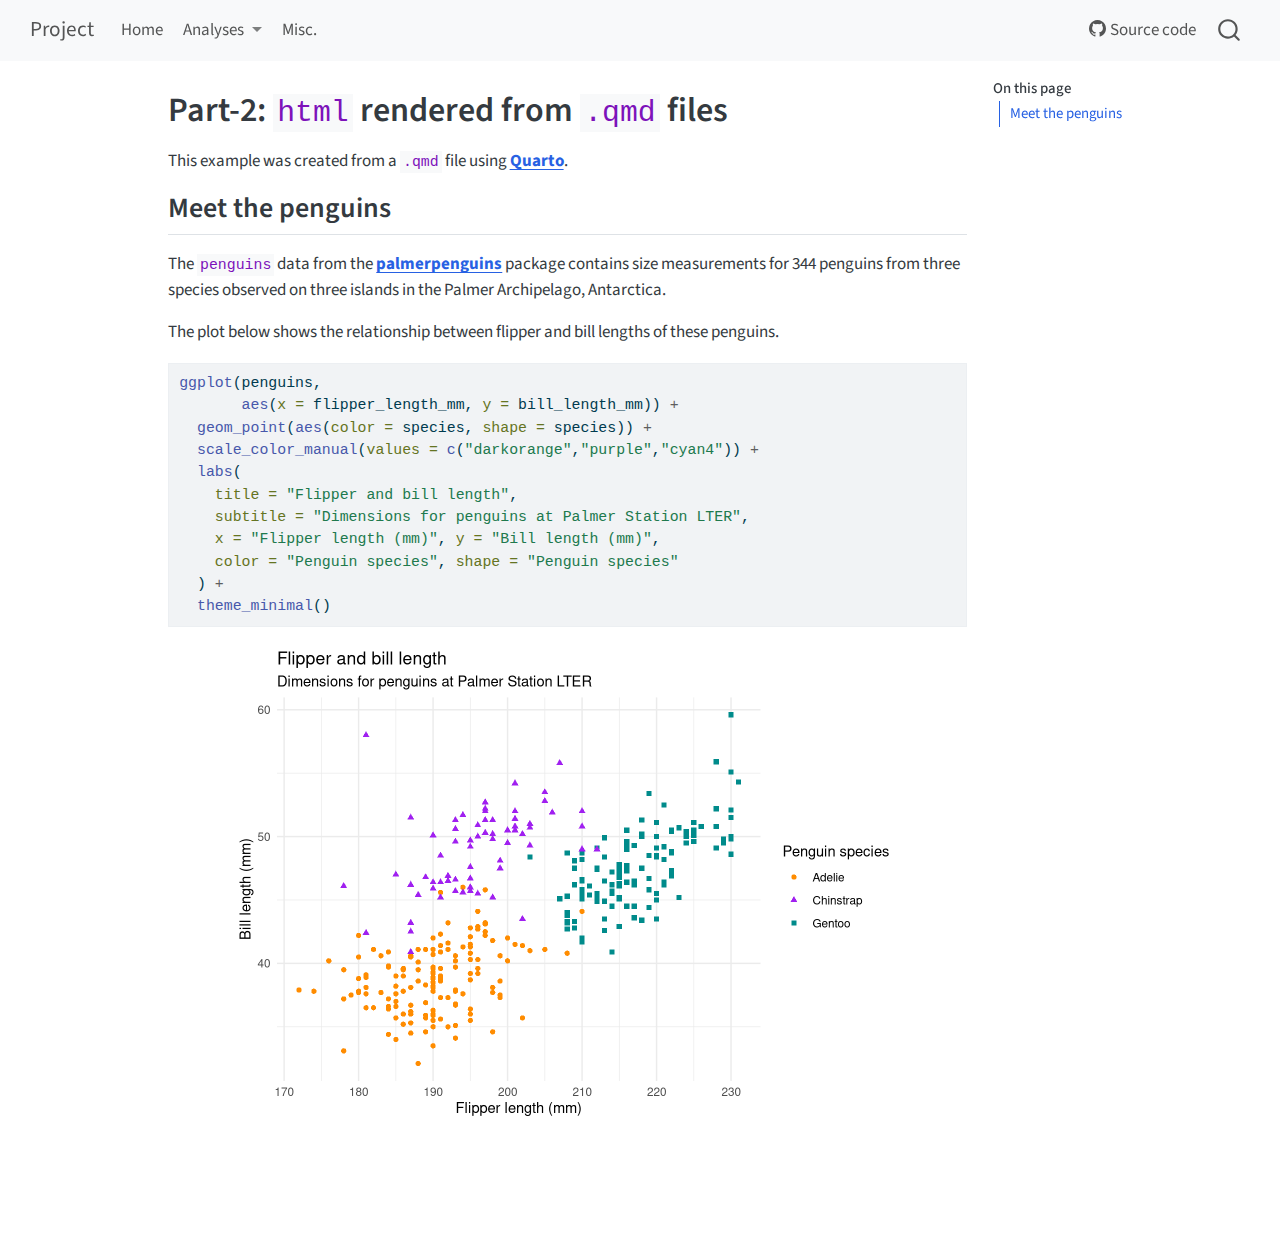
<file: docs/part-2.html>
<!DOCTYPE html>
<html xmlns="http://www.w3.org/1999/xhtml" lang="en" xml:lang="en"><head>

<meta charset="utf-8">
<meta name="generator" content="quarto-1.6.32">

<meta name="viewport" content="width=device-width, initial-scale=1.0, user-scalable=yes">


<title>Part-2: html rendered from .qmd files – Project</title>
<style>
code{white-space: pre-wrap;}
span.smallcaps{font-variant: small-caps;}
div.columns{display: flex; gap: min(4vw, 1.5em);}
div.column{flex: auto; overflow-x: auto;}
div.hanging-indent{margin-left: 1.5em; text-indent: -1.5em;}
ul.task-list{list-style: none;}
ul.task-list li input[type="checkbox"] {
  width: 0.8em;
  margin: 0 0.8em 0.2em -1em; /* quarto-specific, see https://github.com/quarto-dev/quarto-cli/issues/4556 */ 
  vertical-align: middle;
}
/* CSS for syntax highlighting */
pre > code.sourceCode { white-space: pre; position: relative; }
pre > code.sourceCode > span { line-height: 1.25; }
pre > code.sourceCode > span:empty { height: 1.2em; }
.sourceCode { overflow: visible; }
code.sourceCode > span { color: inherit; text-decoration: inherit; }
div.sourceCode { margin: 1em 0; }
pre.sourceCode { margin: 0; }
@media screen {
div.sourceCode { overflow: auto; }
}
@media print {
pre > code.sourceCode { white-space: pre-wrap; }
pre > code.sourceCode > span { display: inline-block; text-indent: -5em; padding-left: 5em; }
}
pre.numberSource code
  { counter-reset: source-line 0; }
pre.numberSource code > span
  { position: relative; left: -4em; counter-increment: source-line; }
pre.numberSource code > span > a:first-child::before
  { content: counter(source-line);
    position: relative; left: -1em; text-align: right; vertical-align: baseline;
    border: none; display: inline-block;
    -webkit-touch-callout: none; -webkit-user-select: none;
    -khtml-user-select: none; -moz-user-select: none;
    -ms-user-select: none; user-select: none;
    padding: 0 4px; width: 4em;
  }
pre.numberSource { margin-left: 3em;  padding-left: 4px; }
div.sourceCode
  {   }
@media screen {
pre > code.sourceCode > span > a:first-child::before { text-decoration: underline; }
}
</style>


<script src="site_libs/quarto-nav/quarto-nav.js"></script>
<script src="site_libs/quarto-nav/headroom.min.js"></script>
<script src="site_libs/clipboard/clipboard.min.js"></script>
<script src="site_libs/quarto-search/autocomplete.umd.js"></script>
<script src="site_libs/quarto-search/fuse.min.js"></script>
<script src="site_libs/quarto-search/quarto-search.js"></script>
<meta name="quarto:offset" content="./">
<script src="site_libs/quarto-html/quarto.js"></script>
<script src="site_libs/quarto-html/popper.min.js"></script>
<script src="site_libs/quarto-html/tippy.umd.min.js"></script>
<script src="site_libs/quarto-html/anchor.min.js"></script>
<link href="site_libs/quarto-html/tippy.css" rel="stylesheet">
<link href="site_libs/quarto-html/quarto-syntax-highlighting-2486e1f0a3ee9ee1fc393803a1361cdb.css" rel="stylesheet" id="quarto-text-highlighting-styles">
<script src="site_libs/bootstrap/bootstrap.min.js"></script>
<link href="site_libs/bootstrap/bootstrap-icons.css" rel="stylesheet">
<link href="site_libs/bootstrap/bootstrap-f0557ebf81c815cc960528f8e90a06c3.min.css" rel="stylesheet" append-hash="true" id="quarto-bootstrap" data-mode="light">
<script id="quarto-search-options" type="application/json">{
  "location": "navbar",
  "copy-button": false,
  "collapse-after": 3,
  "panel-placement": "end",
  "type": "overlay",
  "limit": 50,
  "keyboard-shortcut": [
    "f",
    "/",
    "s"
  ],
  "show-item-context": false,
  "language": {
    "search-no-results-text": "No results",
    "search-matching-documents-text": "matching documents",
    "search-copy-link-title": "Copy link to search",
    "search-hide-matches-text": "Hide additional matches",
    "search-more-match-text": "more match in this document",
    "search-more-matches-text": "more matches in this document",
    "search-clear-button-title": "Clear",
    "search-text-placeholder": "",
    "search-detached-cancel-button-title": "Cancel",
    "search-submit-button-title": "Submit",
    "search-label": "Search"
  }
}</script>


<link rel="stylesheet" href="styles.css">
</head>

<body class="nav-fixed">

<div id="quarto-search-results"></div>
  <header id="quarto-header" class="headroom fixed-top">
    <nav class="navbar navbar-expand-lg " data-bs-theme="dark">
      <div class="navbar-container container-fluid">
      <div class="navbar-brand-container mx-auto">
    <a class="navbar-brand" href="./index.html">
    <span class="navbar-title">Project</span>
    </a>
  </div>
            <div id="quarto-search" class="" title="Search"></div>
          <button class="navbar-toggler" type="button" data-bs-toggle="collapse" data-bs-target="#navbarCollapse" aria-controls="navbarCollapse" role="menu" aria-expanded="false" aria-label="Toggle navigation" onclick="if (window.quartoToggleHeadroom) { window.quartoToggleHeadroom(); }">
  <span class="navbar-toggler-icon"></span>
</button>
          <div class="collapse navbar-collapse" id="navbarCollapse">
            <ul class="navbar-nav navbar-nav-scroll me-auto">
  <li class="nav-item">
    <a class="nav-link" href="./index.html"> 
<span class="menu-text">Home</span></a>
  </li>  
  <li class="nav-item dropdown ">
    <a class="nav-link dropdown-toggle" href="#" id="nav-menu-analyses" role="link" data-bs-toggle="dropdown" aria-expanded="false">
 <span class="menu-text">Analyses</span>
    </a>
    <ul class="dropdown-menu" aria-labelledby="nav-menu-analyses">    
        <li>
    <a class="dropdown-item" href="./part-1.html">
 <span class="dropdown-text">Part-1: html from .Rmd</span></a>
  </li>  
        <li>
    <a class="dropdown-item" href="./part-2.html">
 <span class="dropdown-text">Part-2: html from .qmd</span></a>
  </li>  
        <li>
    <a class="dropdown-item" href="./part-3.html">
 <span class="dropdown-text">Part-3: html from .ipynb</span></a>
  </li>  
    </ul>
  </li>
  <li class="nav-item">
    <a class="nav-link" href="./misc.html"> 
<span class="menu-text">Misc.</span></a>
  </li>  
</ul>
            <ul class="navbar-nav navbar-nav-scroll ms-auto">
  <li class="nav-item">
    <a class="nav-link" href="https://github.com/chenh19/Quarto"> <i class="bi bi-github" role="img">
</i> 
<span class="menu-text">Source code</span></a>
  </li>  
</ul>
          </div> <!-- /navcollapse -->
            <div class="quarto-navbar-tools">
</div>
      </div> <!-- /container-fluid -->
    </nav>
</header>
<!-- content -->
<div id="quarto-content" class="quarto-container page-columns page-rows-contents page-layout-article page-navbar">
<!-- sidebar -->
<!-- margin-sidebar -->
    <div id="quarto-margin-sidebar" class="sidebar margin-sidebar">
        <nav id="TOC" role="doc-toc" class="toc-active">
    <h2 id="toc-title">On this page</h2>
   
  <ul>
  <li><a href="#meet-the-penguins" id="toc-meet-the-penguins" class="nav-link active" data-scroll-target="#meet-the-penguins">Meet the penguins</a></li>
  </ul>
</nav>
    </div>
<!-- main -->
<main class="content" id="quarto-document-content">

<header id="title-block-header" class="quarto-title-block default">
<div class="quarto-title">
<h1 class="title">Part-2: <code>html</code> rendered from <code>.qmd</code> files</h1>
</div>



<div class="quarto-title-meta">

    
  
    
  </div>
  


</header>


<p>This example was created from a <code>.qmd</code> file using <a href="https://quarto.org/"><strong>Quarto</strong></a>.</p>
<section id="meet-the-penguins" class="level2">
<h2 class="anchored" data-anchor-id="meet-the-penguins">Meet the penguins</h2>
<!-- ![](https://raw.githubusercontent.com/quarto-dev/quarto-web/main/docs/get-started/hello/rstudio/lter_penguins.png){fig-alt="Illustration of three species of Palmer Archipelago penguins: Chinstrap, Gentoo, and Adelie. Artwork by @allison_horst." fig-align="center" width="80%"} -->
<p>The <code>penguins</code> data from the <a href="https://allisonhorst.github.io/palmerpenguins" title="palmerpenguins R package"><strong>palmerpenguins</strong></a> package contains size measurements for 344 penguins from three species observed on three islands in the Palmer Archipelago, Antarctica.</p>
<p>The plot below shows the relationship between flipper and bill lengths of these penguins.</p>
<div class="cell" data-layout-align="center">
<div class="sourceCode cell-code" id="cb1"><pre class="sourceCode r code-with-copy"><code class="sourceCode r"><span id="cb1-1"><a href="#cb1-1" aria-hidden="true" tabindex="-1"></a><span class="fu">ggplot</span>(penguins, </span>
<span id="cb1-2"><a href="#cb1-2" aria-hidden="true" tabindex="-1"></a>       <span class="fu">aes</span>(<span class="at">x =</span> flipper_length_mm, <span class="at">y =</span> bill_length_mm)) <span class="sc">+</span></span>
<span id="cb1-3"><a href="#cb1-3" aria-hidden="true" tabindex="-1"></a>  <span class="fu">geom_point</span>(<span class="fu">aes</span>(<span class="at">color =</span> species, <span class="at">shape =</span> species)) <span class="sc">+</span></span>
<span id="cb1-4"><a href="#cb1-4" aria-hidden="true" tabindex="-1"></a>  <span class="fu">scale_color_manual</span>(<span class="at">values =</span> <span class="fu">c</span>(<span class="st">"darkorange"</span>,<span class="st">"purple"</span>,<span class="st">"cyan4"</span>)) <span class="sc">+</span></span>
<span id="cb1-5"><a href="#cb1-5" aria-hidden="true" tabindex="-1"></a>  <span class="fu">labs</span>(</span>
<span id="cb1-6"><a href="#cb1-6" aria-hidden="true" tabindex="-1"></a>    <span class="at">title =</span> <span class="st">"Flipper and bill length"</span>,</span>
<span id="cb1-7"><a href="#cb1-7" aria-hidden="true" tabindex="-1"></a>    <span class="at">subtitle =</span> <span class="st">"Dimensions for penguins at Palmer Station LTER"</span>,</span>
<span id="cb1-8"><a href="#cb1-8" aria-hidden="true" tabindex="-1"></a>    <span class="at">x =</span> <span class="st">"Flipper length (mm)"</span>, <span class="at">y =</span> <span class="st">"Bill length (mm)"</span>,</span>
<span id="cb1-9"><a href="#cb1-9" aria-hidden="true" tabindex="-1"></a>    <span class="at">color =</span> <span class="st">"Penguin species"</span>, <span class="at">shape =</span> <span class="st">"Penguin species"</span></span>
<span id="cb1-10"><a href="#cb1-10" aria-hidden="true" tabindex="-1"></a>  ) <span class="sc">+</span></span>
<span id="cb1-11"><a href="#cb1-11" aria-hidden="true" tabindex="-1"></a>  <span class="fu">theme_minimal</span>()</span></code><button title="Copy to Clipboard" class="code-copy-button"><i class="bi"></i></button></pre></div>
<div class="cell-output-display">
<div class="quarto-figure quarto-figure-center">
<figure class="figure">
<p><img src="part-2_files/figure-html/plot-penguins-1.png" class="img-fluid quarto-figure quarto-figure-center figure-img" width="672"></p>
</figure>
</div>
</div>
</div>


</section>

</main> <!-- /main -->
<script id="quarto-html-after-body" type="application/javascript">
window.document.addEventListener("DOMContentLoaded", function (event) {
  const toggleBodyColorMode = (bsSheetEl) => {
    const mode = bsSheetEl.getAttribute("data-mode");
    const bodyEl = window.document.querySelector("body");
    if (mode === "dark") {
      bodyEl.classList.add("quarto-dark");
      bodyEl.classList.remove("quarto-light");
    } else {
      bodyEl.classList.add("quarto-light");
      bodyEl.classList.remove("quarto-dark");
    }
  }
  const toggleBodyColorPrimary = () => {
    const bsSheetEl = window.document.querySelector("link#quarto-bootstrap");
    if (bsSheetEl) {
      toggleBodyColorMode(bsSheetEl);
    }
  }
  toggleBodyColorPrimary();  
  const icon = "";
  const anchorJS = new window.AnchorJS();
  anchorJS.options = {
    placement: 'right',
    icon: icon
  };
  anchorJS.add('.anchored');
  const isCodeAnnotation = (el) => {
    for (const clz of el.classList) {
      if (clz.startsWith('code-annotation-')) {                     
        return true;
      }
    }
    return false;
  }
  const onCopySuccess = function(e) {
    // button target
    const button = e.trigger;
    // don't keep focus
    button.blur();
    // flash "checked"
    button.classList.add('code-copy-button-checked');
    var currentTitle = button.getAttribute("title");
    button.setAttribute("title", "Copied!");
    let tooltip;
    if (window.bootstrap) {
      button.setAttribute("data-bs-toggle", "tooltip");
      button.setAttribute("data-bs-placement", "left");
      button.setAttribute("data-bs-title", "Copied!");
      tooltip = new bootstrap.Tooltip(button, 
        { trigger: "manual", 
          customClass: "code-copy-button-tooltip",
          offset: [0, -8]});
      tooltip.show();    
    }
    setTimeout(function() {
      if (tooltip) {
        tooltip.hide();
        button.removeAttribute("data-bs-title");
        button.removeAttribute("data-bs-toggle");
        button.removeAttribute("data-bs-placement");
      }
      button.setAttribute("title", currentTitle);
      button.classList.remove('code-copy-button-checked');
    }, 1000);
    // clear code selection
    e.clearSelection();
  }
  const getTextToCopy = function(trigger) {
      const codeEl = trigger.previousElementSibling.cloneNode(true);
      for (const childEl of codeEl.children) {
        if (isCodeAnnotation(childEl)) {
          childEl.remove();
        }
      }
      return codeEl.innerText;
  }
  const clipboard = new window.ClipboardJS('.code-copy-button:not([data-in-quarto-modal])', {
    text: getTextToCopy
  });
  clipboard.on('success', onCopySuccess);
  if (window.document.getElementById('quarto-embedded-source-code-modal')) {
    // For code content inside modals, clipBoardJS needs to be initialized with a container option
    // TODO: Check when it could be a function (https://github.com/zenorocha/clipboard.js/issues/860)
    const clipboardModal = new window.ClipboardJS('.code-copy-button[data-in-quarto-modal]', {
      text: getTextToCopy,
      container: window.document.getElementById('quarto-embedded-source-code-modal')
    });
    clipboardModal.on('success', onCopySuccess);
  }
    var localhostRegex = new RegExp(/^(?:http|https):\/\/localhost\:?[0-9]*\//);
    var mailtoRegex = new RegExp(/^mailto:/);
      var filterRegex = new RegExp('/' + window.location.host + '/');
    var isInternal = (href) => {
        return filterRegex.test(href) || localhostRegex.test(href) || mailtoRegex.test(href);
    }
    // Inspect non-navigation links and adorn them if external
 	var links = window.document.querySelectorAll('a[href]:not(.nav-link):not(.navbar-brand):not(.toc-action):not(.sidebar-link):not(.sidebar-item-toggle):not(.pagination-link):not(.no-external):not([aria-hidden]):not(.dropdown-item):not(.quarto-navigation-tool):not(.about-link)');
    for (var i=0; i<links.length; i++) {
      const link = links[i];
      if (!isInternal(link.href)) {
        // undo the damage that might have been done by quarto-nav.js in the case of
        // links that we want to consider external
        if (link.dataset.originalHref !== undefined) {
          link.href = link.dataset.originalHref;
        }
      }
    }
  function tippyHover(el, contentFn, onTriggerFn, onUntriggerFn) {
    const config = {
      allowHTML: true,
      maxWidth: 500,
      delay: 100,
      arrow: false,
      appendTo: function(el) {
          return el.parentElement;
      },
      interactive: true,
      interactiveBorder: 10,
      theme: 'quarto',
      placement: 'bottom-start',
    };
    if (contentFn) {
      config.content = contentFn;
    }
    if (onTriggerFn) {
      config.onTrigger = onTriggerFn;
    }
    if (onUntriggerFn) {
      config.onUntrigger = onUntriggerFn;
    }
    window.tippy(el, config); 
  }
  const noterefs = window.document.querySelectorAll('a[role="doc-noteref"]');
  for (var i=0; i<noterefs.length; i++) {
    const ref = noterefs[i];
    tippyHover(ref, function() {
      // use id or data attribute instead here
      let href = ref.getAttribute('data-footnote-href') || ref.getAttribute('href');
      try { href = new URL(href).hash; } catch {}
      const id = href.replace(/^#\/?/, "");
      const note = window.document.getElementById(id);
      if (note) {
        return note.innerHTML;
      } else {
        return "";
      }
    });
  }
  const xrefs = window.document.querySelectorAll('a.quarto-xref');
  const processXRef = (id, note) => {
    // Strip column container classes
    const stripColumnClz = (el) => {
      el.classList.remove("page-full", "page-columns");
      if (el.children) {
        for (const child of el.children) {
          stripColumnClz(child);
        }
      }
    }
    stripColumnClz(note)
    if (id === null || id.startsWith('sec-')) {
      // Special case sections, only their first couple elements
      const container = document.createElement("div");
      if (note.children && note.children.length > 2) {
        container.appendChild(note.children[0].cloneNode(true));
        for (let i = 1; i < note.children.length; i++) {
          const child = note.children[i];
          if (child.tagName === "P" && child.innerText === "") {
            continue;
          } else {
            container.appendChild(child.cloneNode(true));
            break;
          }
        }
        if (window.Quarto?.typesetMath) {
          window.Quarto.typesetMath(container);
        }
        return container.innerHTML
      } else {
        if (window.Quarto?.typesetMath) {
          window.Quarto.typesetMath(note);
        }
        return note.innerHTML;
      }
    } else {
      // Remove any anchor links if they are present
      const anchorLink = note.querySelector('a.anchorjs-link');
      if (anchorLink) {
        anchorLink.remove();
      }
      if (window.Quarto?.typesetMath) {
        window.Quarto.typesetMath(note);
      }
      // TODO in 1.5, we should make sure this works without a callout special case
      if (note.classList.contains("callout")) {
        return note.outerHTML;
      } else {
        return note.innerHTML;
      }
    }
  }
  for (var i=0; i<xrefs.length; i++) {
    const xref = xrefs[i];
    tippyHover(xref, undefined, function(instance) {
      instance.disable();
      let url = xref.getAttribute('href');
      let hash = undefined; 
      if (url.startsWith('#')) {
        hash = url;
      } else {
        try { hash = new URL(url).hash; } catch {}
      }
      if (hash) {
        const id = hash.replace(/^#\/?/, "");
        const note = window.document.getElementById(id);
        if (note !== null) {
          try {
            const html = processXRef(id, note.cloneNode(true));
            instance.setContent(html);
          } finally {
            instance.enable();
            instance.show();
          }
        } else {
          // See if we can fetch this
          fetch(url.split('#')[0])
          .then(res => res.text())
          .then(html => {
            const parser = new DOMParser();
            const htmlDoc = parser.parseFromString(html, "text/html");
            const note = htmlDoc.getElementById(id);
            if (note !== null) {
              const html = processXRef(id, note);
              instance.setContent(html);
            } 
          }).finally(() => {
            instance.enable();
            instance.show();
          });
        }
      } else {
        // See if we can fetch a full url (with no hash to target)
        // This is a special case and we should probably do some content thinning / targeting
        fetch(url)
        .then(res => res.text())
        .then(html => {
          const parser = new DOMParser();
          const htmlDoc = parser.parseFromString(html, "text/html");
          const note = htmlDoc.querySelector('main.content');
          if (note !== null) {
            // This should only happen for chapter cross references
            // (since there is no id in the URL)
            // remove the first header
            if (note.children.length > 0 && note.children[0].tagName === "HEADER") {
              note.children[0].remove();
            }
            const html = processXRef(null, note);
            instance.setContent(html);
          } 
        }).finally(() => {
          instance.enable();
          instance.show();
        });
      }
    }, function(instance) {
    });
  }
      let selectedAnnoteEl;
      const selectorForAnnotation = ( cell, annotation) => {
        let cellAttr = 'data-code-cell="' + cell + '"';
        let lineAttr = 'data-code-annotation="' +  annotation + '"';
        const selector = 'span[' + cellAttr + '][' + lineAttr + ']';
        return selector;
      }
      const selectCodeLines = (annoteEl) => {
        const doc = window.document;
        const targetCell = annoteEl.getAttribute("data-target-cell");
        const targetAnnotation = annoteEl.getAttribute("data-target-annotation");
        const annoteSpan = window.document.querySelector(selectorForAnnotation(targetCell, targetAnnotation));
        const lines = annoteSpan.getAttribute("data-code-lines").split(",");
        const lineIds = lines.map((line) => {
          return targetCell + "-" + line;
        })
        let top = null;
        let height = null;
        let parent = null;
        if (lineIds.length > 0) {
            //compute the position of the single el (top and bottom and make a div)
            const el = window.document.getElementById(lineIds[0]);
            top = el.offsetTop;
            height = el.offsetHeight;
            parent = el.parentElement.parentElement;
          if (lineIds.length > 1) {
            const lastEl = window.document.getElementById(lineIds[lineIds.length - 1]);
            const bottom = lastEl.offsetTop + lastEl.offsetHeight;
            height = bottom - top;
          }
          if (top !== null && height !== null && parent !== null) {
            // cook up a div (if necessary) and position it 
            let div = window.document.getElementById("code-annotation-line-highlight");
            if (div === null) {
              div = window.document.createElement("div");
              div.setAttribute("id", "code-annotation-line-highlight");
              div.style.position = 'absolute';
              parent.appendChild(div);
            }
            div.style.top = top - 2 + "px";
            div.style.height = height + 4 + "px";
            div.style.left = 0;
            let gutterDiv = window.document.getElementById("code-annotation-line-highlight-gutter");
            if (gutterDiv === null) {
              gutterDiv = window.document.createElement("div");
              gutterDiv.setAttribute("id", "code-annotation-line-highlight-gutter");
              gutterDiv.style.position = 'absolute';
              const codeCell = window.document.getElementById(targetCell);
              const gutter = codeCell.querySelector('.code-annotation-gutter');
              gutter.appendChild(gutterDiv);
            }
            gutterDiv.style.top = top - 2 + "px";
            gutterDiv.style.height = height + 4 + "px";
          }
          selectedAnnoteEl = annoteEl;
        }
      };
      const unselectCodeLines = () => {
        const elementsIds = ["code-annotation-line-highlight", "code-annotation-line-highlight-gutter"];
        elementsIds.forEach((elId) => {
          const div = window.document.getElementById(elId);
          if (div) {
            div.remove();
          }
        });
        selectedAnnoteEl = undefined;
      };
        // Handle positioning of the toggle
    window.addEventListener(
      "resize",
      throttle(() => {
        elRect = undefined;
        if (selectedAnnoteEl) {
          selectCodeLines(selectedAnnoteEl);
        }
      }, 10)
    );
    function throttle(fn, ms) {
    let throttle = false;
    let timer;
      return (...args) => {
        if(!throttle) { // first call gets through
            fn.apply(this, args);
            throttle = true;
        } else { // all the others get throttled
            if(timer) clearTimeout(timer); // cancel #2
            timer = setTimeout(() => {
              fn.apply(this, args);
              timer = throttle = false;
            }, ms);
        }
      };
    }
      // Attach click handler to the DT
      const annoteDls = window.document.querySelectorAll('dt[data-target-cell]');
      for (const annoteDlNode of annoteDls) {
        annoteDlNode.addEventListener('click', (event) => {
          const clickedEl = event.target;
          if (clickedEl !== selectedAnnoteEl) {
            unselectCodeLines();
            const activeEl = window.document.querySelector('dt[data-target-cell].code-annotation-active');
            if (activeEl) {
              activeEl.classList.remove('code-annotation-active');
            }
            selectCodeLines(clickedEl);
            clickedEl.classList.add('code-annotation-active');
          } else {
            // Unselect the line
            unselectCodeLines();
            clickedEl.classList.remove('code-annotation-active');
          }
        });
      }
  const findCites = (el) => {
    const parentEl = el.parentElement;
    if (parentEl) {
      const cites = parentEl.dataset.cites;
      if (cites) {
        return {
          el,
          cites: cites.split(' ')
        };
      } else {
        return findCites(el.parentElement)
      }
    } else {
      return undefined;
    }
  };
  var bibliorefs = window.document.querySelectorAll('a[role="doc-biblioref"]');
  for (var i=0; i<bibliorefs.length; i++) {
    const ref = bibliorefs[i];
    const citeInfo = findCites(ref);
    if (citeInfo) {
      tippyHover(citeInfo.el, function() {
        var popup = window.document.createElement('div');
        citeInfo.cites.forEach(function(cite) {
          var citeDiv = window.document.createElement('div');
          citeDiv.classList.add('hanging-indent');
          citeDiv.classList.add('csl-entry');
          var biblioDiv = window.document.getElementById('ref-' + cite);
          if (biblioDiv) {
            citeDiv.innerHTML = biblioDiv.innerHTML;
          }
          popup.appendChild(citeDiv);
        });
        return popup.innerHTML;
      });
    }
  }
});
</script>
</div> <!-- /content -->




</body></html>
</file>
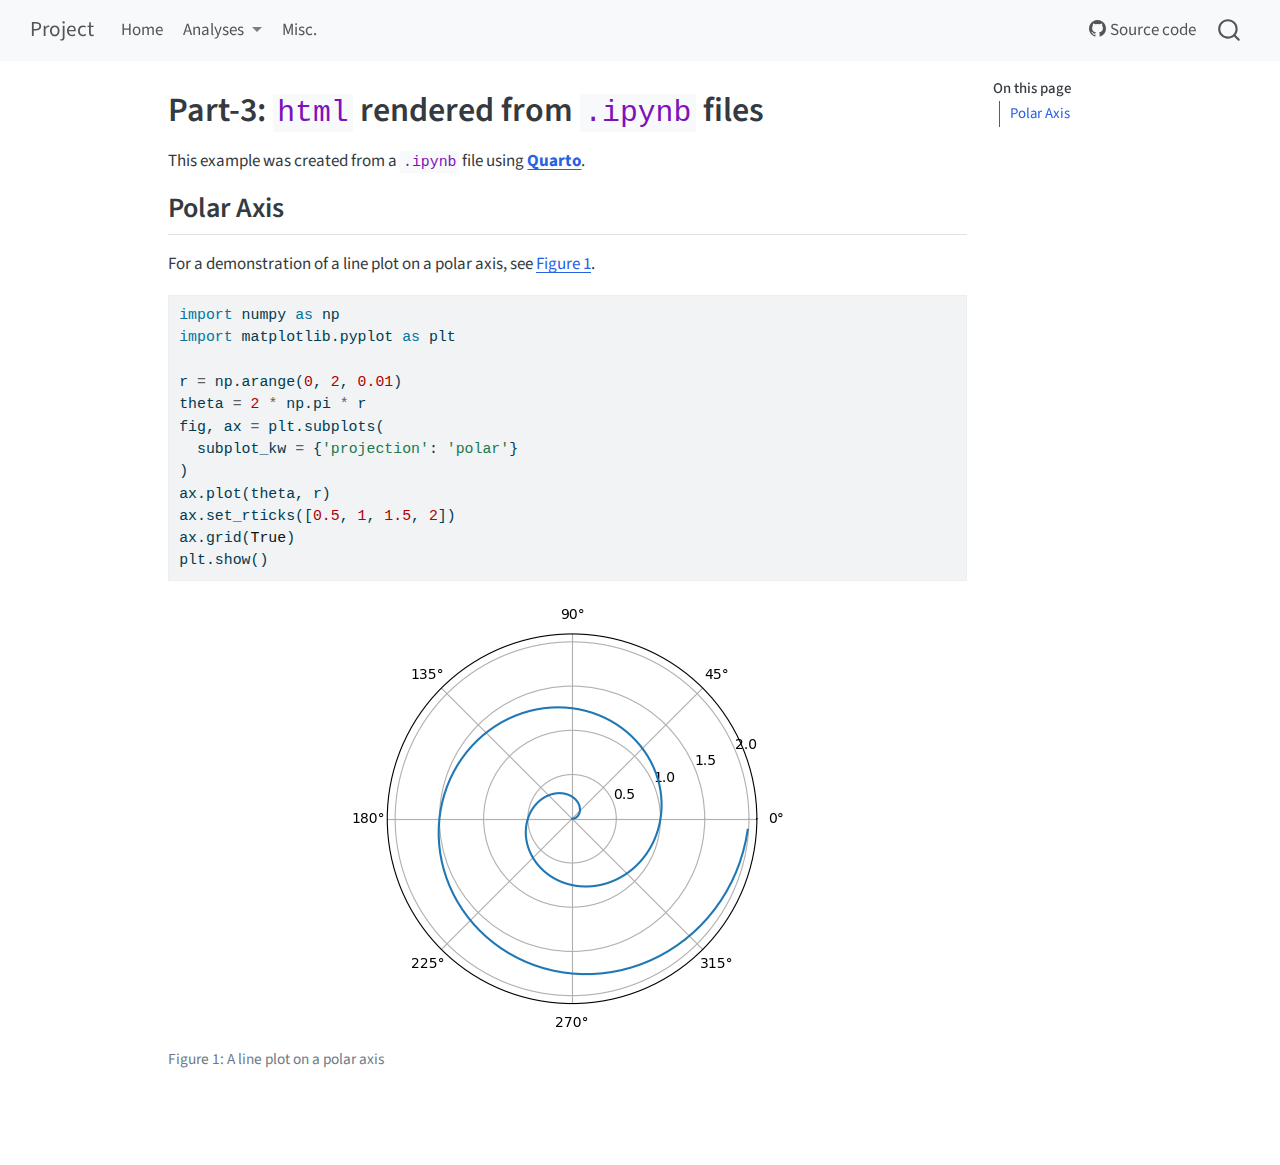
<file: docs/part-3.html>
<!DOCTYPE html>
<html xmlns="http://www.w3.org/1999/xhtml" lang="en" xml:lang="en"><head>

<meta charset="utf-8">
<meta name="generator" content="quarto-1.6.32">

<meta name="viewport" content="width=device-width, initial-scale=1.0, user-scalable=yes">


<title>Part-3: html rendered from .ipynb files – Project</title>
<style>
code{white-space: pre-wrap;}
span.smallcaps{font-variant: small-caps;}
div.columns{display: flex; gap: min(4vw, 1.5em);}
div.column{flex: auto; overflow-x: auto;}
div.hanging-indent{margin-left: 1.5em; text-indent: -1.5em;}
ul.task-list{list-style: none;}
ul.task-list li input[type="checkbox"] {
  width: 0.8em;
  margin: 0 0.8em 0.2em -1em; /* quarto-specific, see https://github.com/quarto-dev/quarto-cli/issues/4556 */ 
  vertical-align: middle;
}
/* CSS for syntax highlighting */
pre > code.sourceCode { white-space: pre; position: relative; }
pre > code.sourceCode > span { line-height: 1.25; }
pre > code.sourceCode > span:empty { height: 1.2em; }
.sourceCode { overflow: visible; }
code.sourceCode > span { color: inherit; text-decoration: inherit; }
div.sourceCode { margin: 1em 0; }
pre.sourceCode { margin: 0; }
@media screen {
div.sourceCode { overflow: auto; }
}
@media print {
pre > code.sourceCode { white-space: pre-wrap; }
pre > code.sourceCode > span { display: inline-block; text-indent: -5em; padding-left: 5em; }
}
pre.numberSource code
  { counter-reset: source-line 0; }
pre.numberSource code > span
  { position: relative; left: -4em; counter-increment: source-line; }
pre.numberSource code > span > a:first-child::before
  { content: counter(source-line);
    position: relative; left: -1em; text-align: right; vertical-align: baseline;
    border: none; display: inline-block;
    -webkit-touch-callout: none; -webkit-user-select: none;
    -khtml-user-select: none; -moz-user-select: none;
    -ms-user-select: none; user-select: none;
    padding: 0 4px; width: 4em;
  }
pre.numberSource { margin-left: 3em;  padding-left: 4px; }
div.sourceCode
  {   }
@media screen {
pre > code.sourceCode > span > a:first-child::before { text-decoration: underline; }
}
</style>


<script src="site_libs/quarto-nav/quarto-nav.js"></script>
<script src="site_libs/quarto-nav/headroom.min.js"></script>
<script src="site_libs/clipboard/clipboard.min.js"></script>
<script src="site_libs/quarto-search/autocomplete.umd.js"></script>
<script src="site_libs/quarto-search/fuse.min.js"></script>
<script src="site_libs/quarto-search/quarto-search.js"></script>
<meta name="quarto:offset" content="./">
<script src="site_libs/quarto-html/quarto.js"></script>
<script src="site_libs/quarto-html/popper.min.js"></script>
<script src="site_libs/quarto-html/tippy.umd.min.js"></script>
<script src="site_libs/quarto-html/anchor.min.js"></script>
<link href="site_libs/quarto-html/tippy.css" rel="stylesheet">
<link href="site_libs/quarto-html/quarto-syntax-highlighting-2486e1f0a3ee9ee1fc393803a1361cdb.css" rel="stylesheet" id="quarto-text-highlighting-styles">
<script src="site_libs/bootstrap/bootstrap.min.js"></script>
<link href="site_libs/bootstrap/bootstrap-icons.css" rel="stylesheet">
<link href="site_libs/bootstrap/bootstrap-f0557ebf81c815cc960528f8e90a06c3.min.css" rel="stylesheet" append-hash="true" id="quarto-bootstrap" data-mode="light">
<script id="quarto-search-options" type="application/json">{
  "location": "navbar",
  "copy-button": false,
  "collapse-after": 3,
  "panel-placement": "end",
  "type": "overlay",
  "limit": 50,
  "keyboard-shortcut": [
    "f",
    "/",
    "s"
  ],
  "show-item-context": false,
  "language": {
    "search-no-results-text": "No results",
    "search-matching-documents-text": "matching documents",
    "search-copy-link-title": "Copy link to search",
    "search-hide-matches-text": "Hide additional matches",
    "search-more-match-text": "more match in this document",
    "search-more-matches-text": "more matches in this document",
    "search-clear-button-title": "Clear",
    "search-text-placeholder": "",
    "search-detached-cancel-button-title": "Cancel",
    "search-submit-button-title": "Submit",
    "search-label": "Search"
  }
}</script>


<link rel="stylesheet" href="styles.css">
</head>

<body class="nav-fixed">

<div id="quarto-search-results"></div>
  <header id="quarto-header" class="headroom fixed-top">
    <nav class="navbar navbar-expand-lg " data-bs-theme="dark">
      <div class="navbar-container container-fluid">
      <div class="navbar-brand-container mx-auto">
    <a class="navbar-brand" href="./index.html">
    <span class="navbar-title">Project</span>
    </a>
  </div>
            <div id="quarto-search" class="" title="Search"></div>
          <button class="navbar-toggler" type="button" data-bs-toggle="collapse" data-bs-target="#navbarCollapse" aria-controls="navbarCollapse" role="menu" aria-expanded="false" aria-label="Toggle navigation" onclick="if (window.quartoToggleHeadroom) { window.quartoToggleHeadroom(); }">
  <span class="navbar-toggler-icon"></span>
</button>
          <div class="collapse navbar-collapse" id="navbarCollapse">
            <ul class="navbar-nav navbar-nav-scroll me-auto">
  <li class="nav-item">
    <a class="nav-link" href="./index.html"> 
<span class="menu-text">Home</span></a>
  </li>  
  <li class="nav-item dropdown ">
    <a class="nav-link dropdown-toggle" href="#" id="nav-menu-analyses" role="link" data-bs-toggle="dropdown" aria-expanded="false">
 <span class="menu-text">Analyses</span>
    </a>
    <ul class="dropdown-menu" aria-labelledby="nav-menu-analyses">    
        <li>
    <a class="dropdown-item" href="./part-1.html">
 <span class="dropdown-text">Part-1: html from .Rmd</span></a>
  </li>  
        <li>
    <a class="dropdown-item" href="./part-2.html">
 <span class="dropdown-text">Part-2: html from .qmd</span></a>
  </li>  
        <li>
    <a class="dropdown-item" href="./part-3.html">
 <span class="dropdown-text">Part-3: html from .ipynb</span></a>
  </li>  
    </ul>
  </li>
  <li class="nav-item">
    <a class="nav-link" href="./misc.html"> 
<span class="menu-text">Misc.</span></a>
  </li>  
</ul>
            <ul class="navbar-nav navbar-nav-scroll ms-auto">
  <li class="nav-item">
    <a class="nav-link" href="https://github.com/chenh19/Quarto"> <i class="bi bi-github" role="img">
</i> 
<span class="menu-text">Source code</span></a>
  </li>  
</ul>
          </div> <!-- /navcollapse -->
            <div class="quarto-navbar-tools">
</div>
      </div> <!-- /container-fluid -->
    </nav>
</header>
<!-- content -->
<div id="quarto-content" class="quarto-container page-columns page-rows-contents page-layout-article page-navbar">
<!-- sidebar -->
<!-- margin-sidebar -->
    <div id="quarto-margin-sidebar" class="sidebar margin-sidebar">
        <nav id="TOC" role="doc-toc" class="toc-active">
    <h2 id="toc-title">On this page</h2>
   
  <ul>
  <li><a href="#polar-axis" id="toc-polar-axis" class="nav-link active" data-scroll-target="#polar-axis">Polar Axis</a></li>
  </ul>
</nav>
    </div>
<!-- main -->
<main class="content" id="quarto-document-content">

<header id="title-block-header" class="quarto-title-block default">
<div class="quarto-title">
<h1 class="title">Part-3: <code>html</code> rendered from <code>.ipynb</code> files</h1>
</div>



<div class="quarto-title-meta">

    
  
    
  </div>
  


</header>


<p>This example was created from a <code>.ipynb</code> file using <a href="https://quarto.org/"><strong>Quarto</strong></a>.</p>
<section id="polar-axis" class="level2">
<h2 class="anchored" data-anchor-id="polar-axis">Polar Axis</h2>
<p>For a demonstration of a line plot on a polar axis, see <a href="#fig-polar" class="quarto-xref">Figure&nbsp;1</a>.</p>
<div id="cell-fig-polar" class="cell" data-execution_count="1">
<div class="sourceCode cell-code" id="cb1"><pre class="sourceCode python code-with-copy"><code class="sourceCode python"><span id="cb1-1"><a href="#cb1-1" aria-hidden="true" tabindex="-1"></a><span class="im">import</span> numpy <span class="im">as</span> np</span>
<span id="cb1-2"><a href="#cb1-2" aria-hidden="true" tabindex="-1"></a><span class="im">import</span> matplotlib.pyplot <span class="im">as</span> plt</span>
<span id="cb1-3"><a href="#cb1-3" aria-hidden="true" tabindex="-1"></a></span>
<span id="cb1-4"><a href="#cb1-4" aria-hidden="true" tabindex="-1"></a>r <span class="op">=</span> np.arange(<span class="dv">0</span>, <span class="dv">2</span>, <span class="fl">0.01</span>)</span>
<span id="cb1-5"><a href="#cb1-5" aria-hidden="true" tabindex="-1"></a>theta <span class="op">=</span> <span class="dv">2</span> <span class="op">*</span> np.pi <span class="op">*</span> r</span>
<span id="cb1-6"><a href="#cb1-6" aria-hidden="true" tabindex="-1"></a>fig, ax <span class="op">=</span> plt.subplots(</span>
<span id="cb1-7"><a href="#cb1-7" aria-hidden="true" tabindex="-1"></a>  subplot_kw <span class="op">=</span> {<span class="st">'projection'</span>: <span class="st">'polar'</span>} </span>
<span id="cb1-8"><a href="#cb1-8" aria-hidden="true" tabindex="-1"></a>)</span>
<span id="cb1-9"><a href="#cb1-9" aria-hidden="true" tabindex="-1"></a>ax.plot(theta, r)</span>
<span id="cb1-10"><a href="#cb1-10" aria-hidden="true" tabindex="-1"></a>ax.set_rticks([<span class="fl">0.5</span>, <span class="dv">1</span>, <span class="fl">1.5</span>, <span class="dv">2</span>])</span>
<span id="cb1-11"><a href="#cb1-11" aria-hidden="true" tabindex="-1"></a>ax.grid(<span class="va">True</span>)</span>
<span id="cb1-12"><a href="#cb1-12" aria-hidden="true" tabindex="-1"></a>plt.show()</span></code><button title="Copy to Clipboard" class="code-copy-button"><i class="bi"></i></button></pre></div>
<div class="cell-output cell-output-display">
<div id="fig-polar" class="quarto-float quarto-figure quarto-figure-center anchored">
<figure class="quarto-float quarto-float-fig figure">
<div aria-describedby="fig-polar-caption-0ceaefa1-69ba-4598-a22c-09a6ac19f8ca">
<img src="part-3_files/figure-html/fig-polar-output-1.png" class="img-fluid figure-img">
</div>
<figcaption class="quarto-float-caption-bottom quarto-float-caption quarto-float-fig" id="fig-polar-caption-0ceaefa1-69ba-4598-a22c-09a6ac19f8ca">
Figure&nbsp;1: A line plot on a polar axis
</figcaption>
</figure>
</div>
</div>
</div>


</section>

</main> <!-- /main -->
<script id="quarto-html-after-body" type="application/javascript">
window.document.addEventListener("DOMContentLoaded", function (event) {
  const toggleBodyColorMode = (bsSheetEl) => {
    const mode = bsSheetEl.getAttribute("data-mode");
    const bodyEl = window.document.querySelector("body");
    if (mode === "dark") {
      bodyEl.classList.add("quarto-dark");
      bodyEl.classList.remove("quarto-light");
    } else {
      bodyEl.classList.add("quarto-light");
      bodyEl.classList.remove("quarto-dark");
    }
  }
  const toggleBodyColorPrimary = () => {
    const bsSheetEl = window.document.querySelector("link#quarto-bootstrap");
    if (bsSheetEl) {
      toggleBodyColorMode(bsSheetEl);
    }
  }
  toggleBodyColorPrimary();  
  const icon = "";
  const anchorJS = new window.AnchorJS();
  anchorJS.options = {
    placement: 'right',
    icon: icon
  };
  anchorJS.add('.anchored');
  const isCodeAnnotation = (el) => {
    for (const clz of el.classList) {
      if (clz.startsWith('code-annotation-')) {                     
        return true;
      }
    }
    return false;
  }
  const onCopySuccess = function(e) {
    // button target
    const button = e.trigger;
    // don't keep focus
    button.blur();
    // flash "checked"
    button.classList.add('code-copy-button-checked');
    var currentTitle = button.getAttribute("title");
    button.setAttribute("title", "Copied!");
    let tooltip;
    if (window.bootstrap) {
      button.setAttribute("data-bs-toggle", "tooltip");
      button.setAttribute("data-bs-placement", "left");
      button.setAttribute("data-bs-title", "Copied!");
      tooltip = new bootstrap.Tooltip(button, 
        { trigger: "manual", 
          customClass: "code-copy-button-tooltip",
          offset: [0, -8]});
      tooltip.show();    
    }
    setTimeout(function() {
      if (tooltip) {
        tooltip.hide();
        button.removeAttribute("data-bs-title");
        button.removeAttribute("data-bs-toggle");
        button.removeAttribute("data-bs-placement");
      }
      button.setAttribute("title", currentTitle);
      button.classList.remove('code-copy-button-checked');
    }, 1000);
    // clear code selection
    e.clearSelection();
  }
  const getTextToCopy = function(trigger) {
      const codeEl = trigger.previousElementSibling.cloneNode(true);
      for (const childEl of codeEl.children) {
        if (isCodeAnnotation(childEl)) {
          childEl.remove();
        }
      }
      return codeEl.innerText;
  }
  const clipboard = new window.ClipboardJS('.code-copy-button:not([data-in-quarto-modal])', {
    text: getTextToCopy
  });
  clipboard.on('success', onCopySuccess);
  if (window.document.getElementById('quarto-embedded-source-code-modal')) {
    // For code content inside modals, clipBoardJS needs to be initialized with a container option
    // TODO: Check when it could be a function (https://github.com/zenorocha/clipboard.js/issues/860)
    const clipboardModal = new window.ClipboardJS('.code-copy-button[data-in-quarto-modal]', {
      text: getTextToCopy,
      container: window.document.getElementById('quarto-embedded-source-code-modal')
    });
    clipboardModal.on('success', onCopySuccess);
  }
    var localhostRegex = new RegExp(/^(?:http|https):\/\/localhost\:?[0-9]*\//);
    var mailtoRegex = new RegExp(/^mailto:/);
      var filterRegex = new RegExp('/' + window.location.host + '/');
    var isInternal = (href) => {
        return filterRegex.test(href) || localhostRegex.test(href) || mailtoRegex.test(href);
    }
    // Inspect non-navigation links and adorn them if external
 	var links = window.document.querySelectorAll('a[href]:not(.nav-link):not(.navbar-brand):not(.toc-action):not(.sidebar-link):not(.sidebar-item-toggle):not(.pagination-link):not(.no-external):not([aria-hidden]):not(.dropdown-item):not(.quarto-navigation-tool):not(.about-link)');
    for (var i=0; i<links.length; i++) {
      const link = links[i];
      if (!isInternal(link.href)) {
        // undo the damage that might have been done by quarto-nav.js in the case of
        // links that we want to consider external
        if (link.dataset.originalHref !== undefined) {
          link.href = link.dataset.originalHref;
        }
      }
    }
  function tippyHover(el, contentFn, onTriggerFn, onUntriggerFn) {
    const config = {
      allowHTML: true,
      maxWidth: 500,
      delay: 100,
      arrow: false,
      appendTo: function(el) {
          return el.parentElement;
      },
      interactive: true,
      interactiveBorder: 10,
      theme: 'quarto',
      placement: 'bottom-start',
    };
    if (contentFn) {
      config.content = contentFn;
    }
    if (onTriggerFn) {
      config.onTrigger = onTriggerFn;
    }
    if (onUntriggerFn) {
      config.onUntrigger = onUntriggerFn;
    }
    window.tippy(el, config); 
  }
  const noterefs = window.document.querySelectorAll('a[role="doc-noteref"]');
  for (var i=0; i<noterefs.length; i++) {
    const ref = noterefs[i];
    tippyHover(ref, function() {
      // use id or data attribute instead here
      let href = ref.getAttribute('data-footnote-href') || ref.getAttribute('href');
      try { href = new URL(href).hash; } catch {}
      const id = href.replace(/^#\/?/, "");
      const note = window.document.getElementById(id);
      if (note) {
        return note.innerHTML;
      } else {
        return "";
      }
    });
  }
  const xrefs = window.document.querySelectorAll('a.quarto-xref');
  const processXRef = (id, note) => {
    // Strip column container classes
    const stripColumnClz = (el) => {
      el.classList.remove("page-full", "page-columns");
      if (el.children) {
        for (const child of el.children) {
          stripColumnClz(child);
        }
      }
    }
    stripColumnClz(note)
    if (id === null || id.startsWith('sec-')) {
      // Special case sections, only their first couple elements
      const container = document.createElement("div");
      if (note.children && note.children.length > 2) {
        container.appendChild(note.children[0].cloneNode(true));
        for (let i = 1; i < note.children.length; i++) {
          const child = note.children[i];
          if (child.tagName === "P" && child.innerText === "") {
            continue;
          } else {
            container.appendChild(child.cloneNode(true));
            break;
          }
        }
        if (window.Quarto?.typesetMath) {
          window.Quarto.typesetMath(container);
        }
        return container.innerHTML
      } else {
        if (window.Quarto?.typesetMath) {
          window.Quarto.typesetMath(note);
        }
        return note.innerHTML;
      }
    } else {
      // Remove any anchor links if they are present
      const anchorLink = note.querySelector('a.anchorjs-link');
      if (anchorLink) {
        anchorLink.remove();
      }
      if (window.Quarto?.typesetMath) {
        window.Quarto.typesetMath(note);
      }
      // TODO in 1.5, we should make sure this works without a callout special case
      if (note.classList.contains("callout")) {
        return note.outerHTML;
      } else {
        return note.innerHTML;
      }
    }
  }
  for (var i=0; i<xrefs.length; i++) {
    const xref = xrefs[i];
    tippyHover(xref, undefined, function(instance) {
      instance.disable();
      let url = xref.getAttribute('href');
      let hash = undefined; 
      if (url.startsWith('#')) {
        hash = url;
      } else {
        try { hash = new URL(url).hash; } catch {}
      }
      if (hash) {
        const id = hash.replace(/^#\/?/, "");
        const note = window.document.getElementById(id);
        if (note !== null) {
          try {
            const html = processXRef(id, note.cloneNode(true));
            instance.setContent(html);
          } finally {
            instance.enable();
            instance.show();
          }
        } else {
          // See if we can fetch this
          fetch(url.split('#')[0])
          .then(res => res.text())
          .then(html => {
            const parser = new DOMParser();
            const htmlDoc = parser.parseFromString(html, "text/html");
            const note = htmlDoc.getElementById(id);
            if (note !== null) {
              const html = processXRef(id, note);
              instance.setContent(html);
            } 
          }).finally(() => {
            instance.enable();
            instance.show();
          });
        }
      } else {
        // See if we can fetch a full url (with no hash to target)
        // This is a special case and we should probably do some content thinning / targeting
        fetch(url)
        .then(res => res.text())
        .then(html => {
          const parser = new DOMParser();
          const htmlDoc = parser.parseFromString(html, "text/html");
          const note = htmlDoc.querySelector('main.content');
          if (note !== null) {
            // This should only happen for chapter cross references
            // (since there is no id in the URL)
            // remove the first header
            if (note.children.length > 0 && note.children[0].tagName === "HEADER") {
              note.children[0].remove();
            }
            const html = processXRef(null, note);
            instance.setContent(html);
          } 
        }).finally(() => {
          instance.enable();
          instance.show();
        });
      }
    }, function(instance) {
    });
  }
      let selectedAnnoteEl;
      const selectorForAnnotation = ( cell, annotation) => {
        let cellAttr = 'data-code-cell="' + cell + '"';
        let lineAttr = 'data-code-annotation="' +  annotation + '"';
        const selector = 'span[' + cellAttr + '][' + lineAttr + ']';
        return selector;
      }
      const selectCodeLines = (annoteEl) => {
        const doc = window.document;
        const targetCell = annoteEl.getAttribute("data-target-cell");
        const targetAnnotation = annoteEl.getAttribute("data-target-annotation");
        const annoteSpan = window.document.querySelector(selectorForAnnotation(targetCell, targetAnnotation));
        const lines = annoteSpan.getAttribute("data-code-lines").split(",");
        const lineIds = lines.map((line) => {
          return targetCell + "-" + line;
        })
        let top = null;
        let height = null;
        let parent = null;
        if (lineIds.length > 0) {
            //compute the position of the single el (top and bottom and make a div)
            const el = window.document.getElementById(lineIds[0]);
            top = el.offsetTop;
            height = el.offsetHeight;
            parent = el.parentElement.parentElement;
          if (lineIds.length > 1) {
            const lastEl = window.document.getElementById(lineIds[lineIds.length - 1]);
            const bottom = lastEl.offsetTop + lastEl.offsetHeight;
            height = bottom - top;
          }
          if (top !== null && height !== null && parent !== null) {
            // cook up a div (if necessary) and position it 
            let div = window.document.getElementById("code-annotation-line-highlight");
            if (div === null) {
              div = window.document.createElement("div");
              div.setAttribute("id", "code-annotation-line-highlight");
              div.style.position = 'absolute';
              parent.appendChild(div);
            }
            div.style.top = top - 2 + "px";
            div.style.height = height + 4 + "px";
            div.style.left = 0;
            let gutterDiv = window.document.getElementById("code-annotation-line-highlight-gutter");
            if (gutterDiv === null) {
              gutterDiv = window.document.createElement("div");
              gutterDiv.setAttribute("id", "code-annotation-line-highlight-gutter");
              gutterDiv.style.position = 'absolute';
              const codeCell = window.document.getElementById(targetCell);
              const gutter = codeCell.querySelector('.code-annotation-gutter');
              gutter.appendChild(gutterDiv);
            }
            gutterDiv.style.top = top - 2 + "px";
            gutterDiv.style.height = height + 4 + "px";
          }
          selectedAnnoteEl = annoteEl;
        }
      };
      const unselectCodeLines = () => {
        const elementsIds = ["code-annotation-line-highlight", "code-annotation-line-highlight-gutter"];
        elementsIds.forEach((elId) => {
          const div = window.document.getElementById(elId);
          if (div) {
            div.remove();
          }
        });
        selectedAnnoteEl = undefined;
      };
        // Handle positioning of the toggle
    window.addEventListener(
      "resize",
      throttle(() => {
        elRect = undefined;
        if (selectedAnnoteEl) {
          selectCodeLines(selectedAnnoteEl);
        }
      }, 10)
    );
    function throttle(fn, ms) {
    let throttle = false;
    let timer;
      return (...args) => {
        if(!throttle) { // first call gets through
            fn.apply(this, args);
            throttle = true;
        } else { // all the others get throttled
            if(timer) clearTimeout(timer); // cancel #2
            timer = setTimeout(() => {
              fn.apply(this, args);
              timer = throttle = false;
            }, ms);
        }
      };
    }
      // Attach click handler to the DT
      const annoteDls = window.document.querySelectorAll('dt[data-target-cell]');
      for (const annoteDlNode of annoteDls) {
        annoteDlNode.addEventListener('click', (event) => {
          const clickedEl = event.target;
          if (clickedEl !== selectedAnnoteEl) {
            unselectCodeLines();
            const activeEl = window.document.querySelector('dt[data-target-cell].code-annotation-active');
            if (activeEl) {
              activeEl.classList.remove('code-annotation-active');
            }
            selectCodeLines(clickedEl);
            clickedEl.classList.add('code-annotation-active');
          } else {
            // Unselect the line
            unselectCodeLines();
            clickedEl.classList.remove('code-annotation-active');
          }
        });
      }
  const findCites = (el) => {
    const parentEl = el.parentElement;
    if (parentEl) {
      const cites = parentEl.dataset.cites;
      if (cites) {
        return {
          el,
          cites: cites.split(' ')
        };
      } else {
        return findCites(el.parentElement)
      }
    } else {
      return undefined;
    }
  };
  var bibliorefs = window.document.querySelectorAll('a[role="doc-biblioref"]');
  for (var i=0; i<bibliorefs.length; i++) {
    const ref = bibliorefs[i];
    const citeInfo = findCites(ref);
    if (citeInfo) {
      tippyHover(citeInfo.el, function() {
        var popup = window.document.createElement('div');
        citeInfo.cites.forEach(function(cite) {
          var citeDiv = window.document.createElement('div');
          citeDiv.classList.add('hanging-indent');
          citeDiv.classList.add('csl-entry');
          var biblioDiv = window.document.getElementById('ref-' + cite);
          if (biblioDiv) {
            citeDiv.innerHTML = biblioDiv.innerHTML;
          }
          popup.appendChild(citeDiv);
        });
        return popup.innerHTML;
      });
    }
  }
});
</script>
</div> <!-- /content -->




</body></html>
</file>
<file: docs/site_libs/quarto-html/tippy.css>
.tippy-box[data-animation=fade][data-state=hidden]{opacity:0}[data-tippy-root]{max-width:calc(100vw - 10px)}.tippy-box{position:relative;background-color:#333;color:#fff;border-radius:4px;font-size:14px;line-height:1.4;white-space:normal;outline:0;transition-property:transform,visibility,opacity}.tippy-box[data-placement^=top]>.tippy-arrow{bottom:0}.tippy-box[data-placement^=top]>.tippy-arrow:before{bottom:-7px;left:0;border-width:8px 8px 0;border-top-color:initial;transform-origin:center top}.tippy-box[data-placement^=bottom]>.tippy-arrow{top:0}.tippy-box[data-placement^=bottom]>.tippy-arrow:before{top:-7px;left:0;border-width:0 8px 8px;border-bottom-color:initial;transform-origin:center bottom}.tippy-box[data-placement^=left]>.tippy-arrow{right:0}.tippy-box[data-placement^=left]>.tippy-arrow:before{border-width:8px 0 8px 8px;border-left-color:initial;right:-7px;transform-origin:center left}.tippy-box[data-placement^=right]>.tippy-arrow{left:0}.tippy-box[data-placement^=right]>.tippy-arrow:before{left:-7px;border-width:8px 8px 8px 0;border-right-color:initial;transform-origin:center right}.tippy-box[data-inertia][data-state=visible]{transition-timing-function:cubic-bezier(.54,1.5,.38,1.11)}.tippy-arrow{width:16px;height:16px;color:#333}.tippy-arrow:before{content:"";position:absolute;border-color:transparent;border-style:solid}.tippy-content{position:relative;padding:5px 9px;z-index:1}
</file>
<file: docs/site_libs/quarto-html/quarto-syntax-highlighting-2486e1f0a3ee9ee1fc393803a1361cdb.css>
/* quarto syntax highlight colors */
:root {
  --quarto-hl-ot-color: #003B4F;
  --quarto-hl-at-color: #657422;
  --quarto-hl-ss-color: #20794D;
  --quarto-hl-an-color: #5E5E5E;
  --quarto-hl-fu-color: #4758AB;
  --quarto-hl-st-color: #20794D;
  --quarto-hl-cf-color: #003B4F;
  --quarto-hl-op-color: #5E5E5E;
  --quarto-hl-er-color: #AD0000;
  --quarto-hl-bn-color: #AD0000;
  --quarto-hl-al-color: #AD0000;
  --quarto-hl-va-color: #111111;
  --quarto-hl-bu-color: inherit;
  --quarto-hl-ex-color: inherit;
  --quarto-hl-pp-color: #AD0000;
  --quarto-hl-in-color: #5E5E5E;
  --quarto-hl-vs-color: #20794D;
  --quarto-hl-wa-color: #5E5E5E;
  --quarto-hl-do-color: #5E5E5E;
  --quarto-hl-im-color: #00769E;
  --quarto-hl-ch-color: #20794D;
  --quarto-hl-dt-color: #AD0000;
  --quarto-hl-fl-color: #AD0000;
  --quarto-hl-co-color: #5E5E5E;
  --quarto-hl-cv-color: #5E5E5E;
  --quarto-hl-cn-color: #8f5902;
  --quarto-hl-sc-color: #5E5E5E;
  --quarto-hl-dv-color: #AD0000;
  --quarto-hl-kw-color: #003B4F;
}

/* other quarto variables */
:root {
  --quarto-font-monospace: SFMono-Regular, Menlo, Monaco, Consolas, "Liberation Mono", "Courier New", monospace;
}

pre > code.sourceCode > span {
  color: #003B4F;
}

code span {
  color: #003B4F;
}

code.sourceCode > span {
  color: #003B4F;
}

div.sourceCode,
div.sourceCode pre.sourceCode {
  color: #003B4F;
}

code span.ot {
  color: #003B4F;
  font-style: inherit;
}

code span.at {
  color: #657422;
  font-style: inherit;
}

code span.ss {
  color: #20794D;
  font-style: inherit;
}

code span.an {
  color: #5E5E5E;
  font-style: inherit;
}

code span.fu {
  color: #4758AB;
  font-style: inherit;
}

code span.st {
  color: #20794D;
  font-style: inherit;
}

code span.cf {
  color: #003B4F;
  font-weight: bold;
  font-style: inherit;
}

code span.op {
  color: #5E5E5E;
  font-style: inherit;
}

code span.er {
  color: #AD0000;
  font-style: inherit;
}

code span.bn {
  color: #AD0000;
  font-style: inherit;
}

code span.al {
  color: #AD0000;
  font-style: inherit;
}

code span.va {
  color: #111111;
  font-style: inherit;
}

code span.bu {
  font-style: inherit;
}

code span.ex {
  font-style: inherit;
}

code span.pp {
  color: #AD0000;
  font-style: inherit;
}

code span.in {
  color: #5E5E5E;
  font-style: inherit;
}

code span.vs {
  color: #20794D;
  font-style: inherit;
}

code span.wa {
  color: #5E5E5E;
  font-style: italic;
}

code span.do {
  color: #5E5E5E;
  font-style: italic;
}

code span.im {
  color: #00769E;
  font-style: inherit;
}

code span.ch {
  color: #20794D;
  font-style: inherit;
}

code span.dt {
  color: #AD0000;
  font-style: inherit;
}

code span.fl {
  color: #AD0000;
  font-style: inherit;
}

code span.co {
  color: #5E5E5E;
  font-style: inherit;
}

code span.cv {
  color: #5E5E5E;
  font-style: italic;
}

code span.cn {
  color: #8f5902;
  font-style: inherit;
}

code span.sc {
  color: #5E5E5E;
  font-style: inherit;
}

code span.dv {
  color: #AD0000;
  font-style: inherit;
}

code span.kw {
  color: #003B4F;
  font-weight: bold;
  font-style: inherit;
}

.prevent-inlining {
  content: "</";
}

/*# sourceMappingURL=b94514f873b6ebc3b38fab26346a7c13.css.map */
</file>
<file: docs/styles.css>
/* css styles */
</file>
